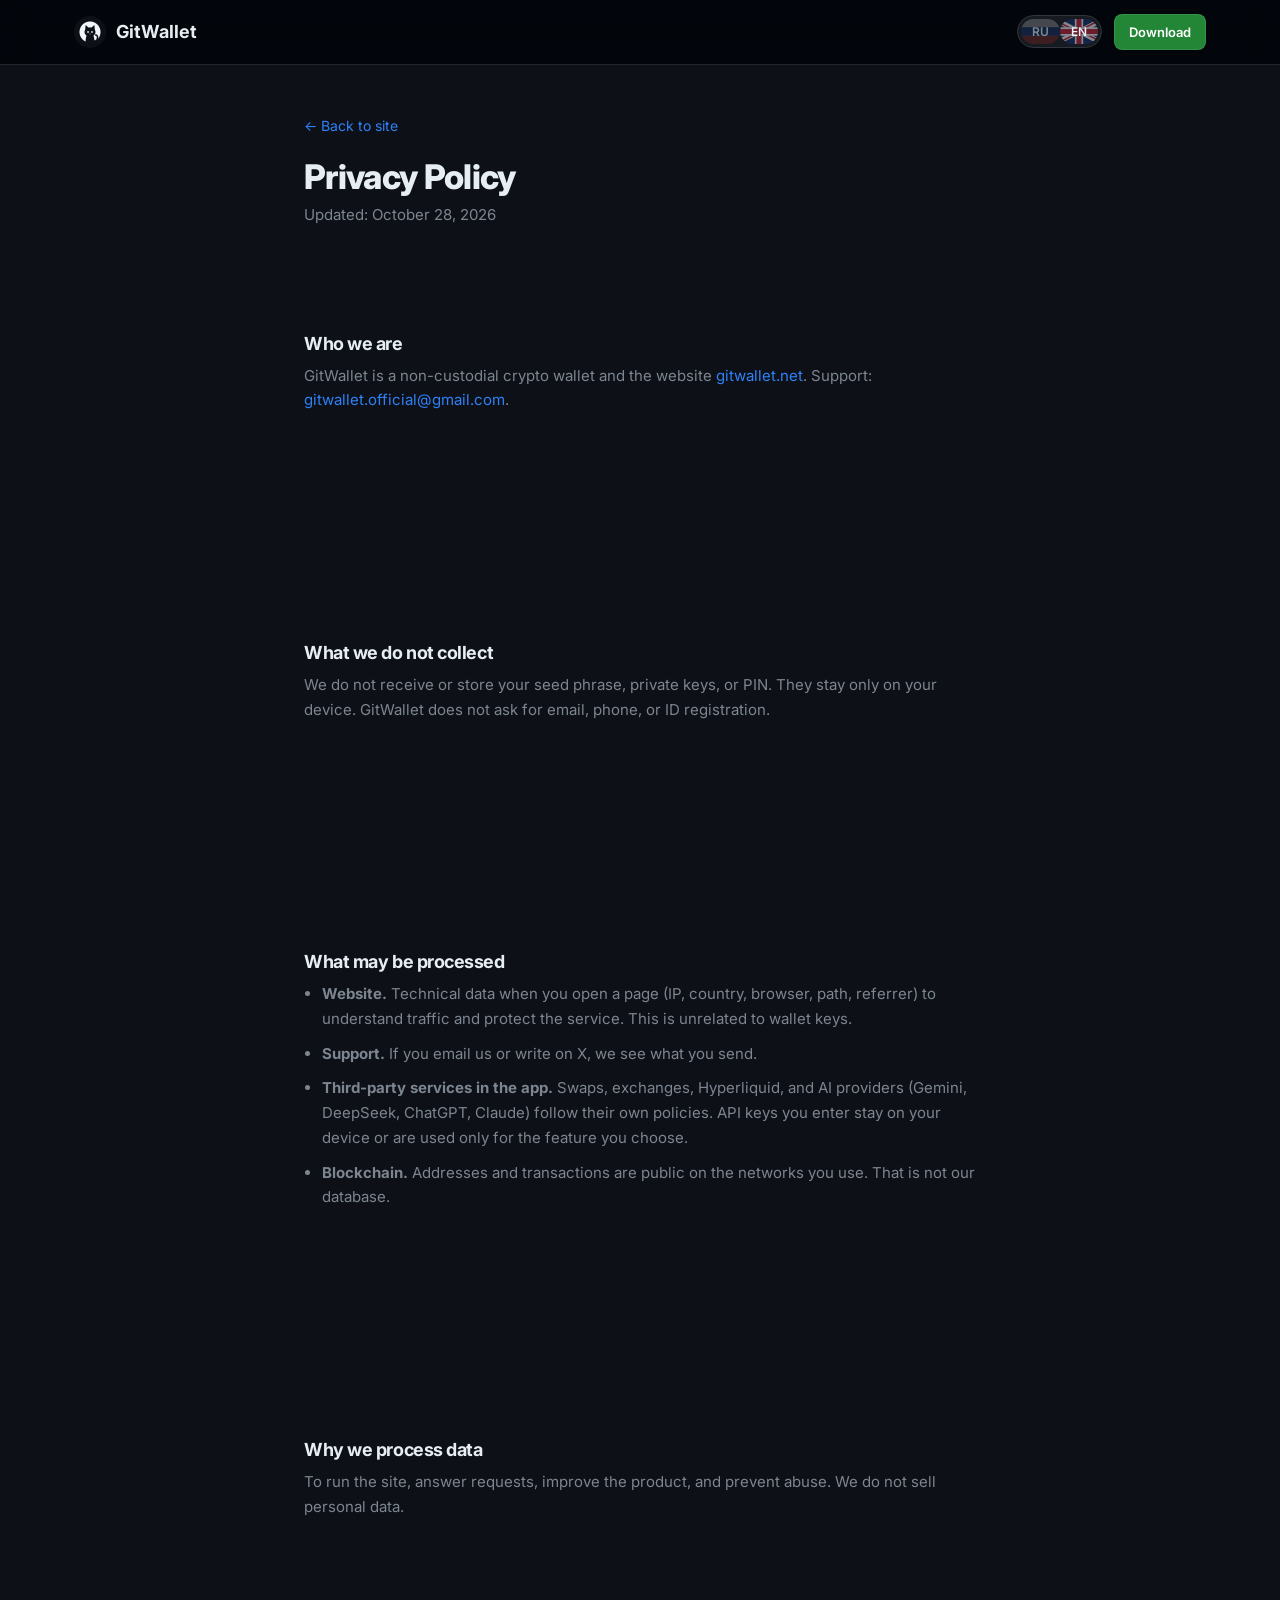
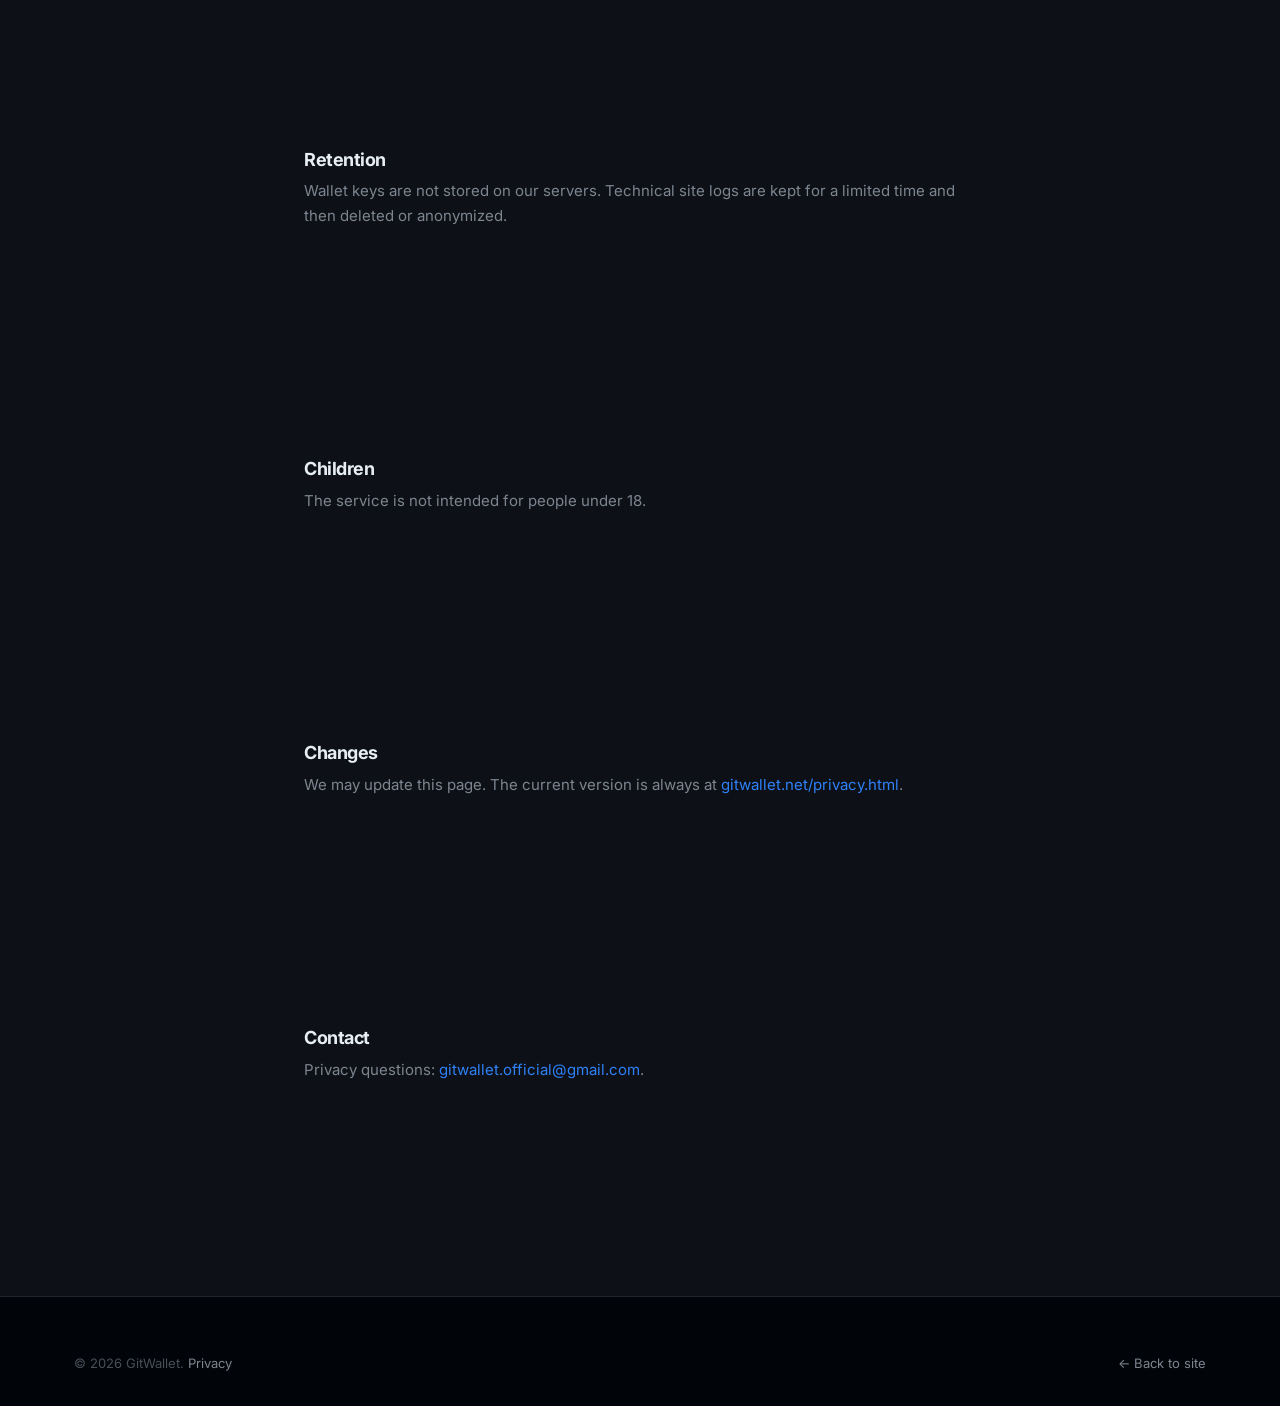
<file: website/privacy.html>
<!doctype html>
<html lang="ru">
<head>
<meta charset="utf-8">
<meta name="viewport" content="width=device-width, initial-scale=1">
<title>Privacy Policy — GitWallet</title>
<meta name="description" content="Privacy Policy for GitWallet website and Android app.">
<meta name="theme-color" content="#0d1117">
<link rel="icon" href="favicon.png">
<link rel="preconnect" href="https://fonts.googleapis.com">
<link rel="preconnect" href="https://fonts.gstatic.com" crossorigin>
<link href="https://fonts.googleapis.com/css2?family=Inter:wght@400;500;600;700;800&display=swap" rel="stylesheet">
<link rel="stylesheet" href="style.css?v=17">
</head>
<body>

<header class="nav">
  <div class="wrap">
    <a class="brand" href="index.html"><img src="icon.png" alt="">GitWallet</a>
    <div class="nav-right">
      <div class="lang" role="group" aria-label="Language">
        <button data-lang="ru" class="on" type="button">RU</button>
        <button data-lang="en" type="button">EN</button>
      </div>
      <a class="btn btn-green btn-sm" href="index.html#get" data-i18n="nav.get">Скачать</a>
    </div>
  </div>
</header>

<main class="legal">
  <div class="wrap narrow">
    <a class="legal-back" href="index.html" data-i18n="priv.back">← На сайт</a>
    <h1 data-i18n="priv.h1">Политика конфиденциальности</h1>
    <p class="legal-updated" data-i18n="priv.updated">Обновлено: 28 октября 2026</p>

    <section>
      <h2 data-i18n="priv.s1h">Кто мы</h2>
      <p data-i18n="priv.s1p">GitWallet — некастодиальный криптокошелёк и сайт <a href="https://gitwallet.net/">gitwallet.net</a>. Контакты поддержки: <a href="mailto:gitwallet.official@gmail.com">gitwallet.official@gmail.com</a>.</p>
    </section>

    <section>
      <h2 data-i18n="priv.s2h">Что мы не собираем</h2>
      <p data-i18n="priv.s2p">Мы не получаем и не храним вашу секретную фразу, приватные ключи и PIN. Они остаются только на вашем устройстве. GitWallet не просит регистрацию по почте, телефону или документам.</p>
    </section>

    <section>
      <h2 data-i18n="priv.s3h">Что может обрабатываться</h2>
      <ul>
        <li data-i18n="priv.s3a"><b>Сайт.</b> Технические данные при открытии страницы (IP, страна, браузер, страница, реферер) — чтобы понимать посещаемость и защищать сервис. Это не связано с ключами кошелька.</li>
        <li data-i18n="priv.s3b"><b>Поддержка.</b> Если вы пишете на почту или в X, мы видим то, что вы сами отправили.</li>
        <li data-i18n="priv.s3c"><b>Сторонние сервисы в приложении.</b> Обмены, биржи, Hyperliquid, ИИ-провайдеры (Gemini, DeepSeek, ChatGPT, Claude) работают по своим правилам. Их ключи API, если вы их вводите, хранятся у вас на устройстве или используются только для выбранной функции.</li>
        <li data-i18n="priv.s3d"><b>Блокчейн.</b> Адреса и транзакции публичны в сетях, которыми вы пользуетесь. Это не наша база данных.</li>
      </ul>
    </section>

    <section>
      <h2 data-i18n="priv.s4h">Зачем это нужно</h2>
      <p data-i18n="priv.s4p">Чтобы показывать сайт, отвечать на обращения, улучшать продукт и предотвращать злоупотребления. Мы не продаём персональные данные.</p>
    </section>

    <section>
      <h2 data-i18n="priv.s5h">Хранение</h2>
      <p data-i18n="priv.s5p">Ключи кошелька на наших серверах не хранятся. Технические логи сайта хранятся ограниченное время и затем удаляются или обезличиваются.</p>
    </section>

    <section>
      <h2 data-i18n="priv.s6h">Дети</h2>
      <p data-i18n="priv.s6p">Сервис не предназначен для лиц младше 18 лет.</p>
    </section>

    <section>
      <h2 data-i18n="priv.s7h">Изменения</h2>
      <p data-i18n="priv.s7p">Мы можем обновлять эту страницу. Актуальная версия всегда здесь: <a href="https://gitwallet.net/privacy.html">gitwallet.net/privacy.html</a>.</p>
    </section>

    <section>
      <h2 data-i18n="priv.s8h">Связь</h2>
      <p data-i18n="priv.s8p">Вопросы по конфиденциальности: <a href="mailto:gitwallet.official@gmail.com">gitwallet.official@gmail.com</a>.</p>
    </section>
  </div>
</main>

<footer>
  <div class="wrap">
    <div class="foot-bottom" style="margin-top:0">
      <span>© <span id="year"></span> GitWallet. <a href="privacy.html" data-i18n="ft.privacy">Конфиденциальность</a></span>
      <a href="index.html" data-i18n="priv.back">← На сайт</a>
    </div>
  </div>
</footer>

<script>
(function () {
  const EN = {
    'nav.get': 'Download',
    'priv.back': '← Back to site',
    'priv.h1': 'Privacy Policy',
    'priv.updated': 'Updated: October 28, 2026',
    'priv.s1h': 'Who we are',
    'priv.s1p': 'GitWallet is a non-custodial crypto wallet and the website <a href="https://gitwallet.net/">gitwallet.net</a>. Support: <a href="mailto:gitwallet.official@gmail.com">gitwallet.official@gmail.com</a>.',
    'priv.s2h': 'What we do not collect',
    'priv.s2p': 'We do not receive or store your seed phrase, private keys, or PIN. They stay only on your device. GitWallet does not ask for email, phone, or ID registration.',
    'priv.s3h': 'What may be processed',
    'priv.s3a': '<b>Website.</b> Technical data when you open a page (IP, country, browser, path, referrer) to understand traffic and protect the service. This is unrelated to wallet keys.',
    'priv.s3b': '<b>Support.</b> If you email us or write on X, we see what you send.',
    'priv.s3c': '<b>Third-party services in the app.</b> Swaps, exchanges, Hyperliquid, and AI providers (Gemini, DeepSeek, ChatGPT, Claude) follow their own policies. API keys you enter stay on your device or are used only for the feature you choose.',
    'priv.s3d': '<b>Blockchain.</b> Addresses and transactions are public on the networks you use. That is not our database.',
    'priv.s4h': 'Why we process data',
    'priv.s4p': 'To run the site, answer requests, improve the product, and prevent abuse. We do not sell personal data.',
    'priv.s5h': 'Retention',
    'priv.s5p': 'Wallet keys are not stored on our servers. Technical site logs are kept for a limited time and then deleted or anonymized.',
    'priv.s6h': 'Children',
    'priv.s6p': 'The service is not intended for people under 18.',
    'priv.s7h': 'Changes',
    'priv.s7p': 'We may update this page. The current version is always at <a href="https://gitwallet.net/privacy.html">gitwallet.net/privacy.html</a>.',
    'priv.s8h': 'Contact',
    'priv.s8p': 'Privacy questions: <a href="mailto:gitwallet.official@gmail.com">gitwallet.official@gmail.com</a>.',
    'ft.privacy': 'Privacy',
  };
  const RU = {};
  document.querySelectorAll('[data-i18n]').forEach((el) => (RU[el.dataset.i18n] = el.innerHTML));
  function render(lang) {
    document.documentElement.lang = lang;
    document.querySelectorAll('[data-i18n]').forEach((el) => {
      const k = el.dataset.i18n;
      el.innerHTML = lang === 'en' ? (EN[k] ?? RU[k]) : RU[k];
    });
    document.querySelectorAll('.lang button').forEach((b) => b.classList.toggle('on', b.dataset.lang === lang));
    try { localStorage.setItem('gw.site.lang', lang); } catch (e) {}
  }
  document.querySelectorAll('.lang button').forEach((b) => b.addEventListener('click', () => render(b.dataset.lang)));
  let start = 'ru';
  try { start = localStorage.getItem('gw.site.lang') || (navigator.language.startsWith('ru') || navigator.language.startsWith('uk') ? 'ru' : 'en'); } catch (e) {}
  render(start === 'en' ? 'en' : 'ru');
  document.getElementById('year').textContent = new Date().getFullYear();
})();
</script>
</body>
</html>
</file>
<file: website/style.css>
/* GitWallet site — same palette as the app (GitHub Primer dark). */
:root {
  --bg: #0d1117;
  --inset: #010409;
  --card: #161b22;
  --card2: #21262d;
  --line: #30363d;
  --line-muted: #21262d;
  --text: #e6edf3;
  --muted: #7d8590;
  --dim: #484f58;
  --accent: #2f81f7;
  --green: #3fb950;
  --green-btn: #238636;
  --red: #f85149;
  --orange: #f78166;
  --yellow: #d29922;
  --purple: #a371f7;
  --radius: 16px;
  --max: 1180px;
}

* { box-sizing: border-box; }
html { scroll-behavior: smooth; }
body {
  margin: 0;
  background: var(--bg);
  color: var(--text);
  font: 400 16px/1.6 Inter, system-ui, -apple-system, "Segoe UI", sans-serif;
  -webkit-font-smoothing: antialiased;
  overflow-x: hidden;
}
a { color: var(--accent); text-decoration: none; }
a:hover { text-decoration: underline; }
img { max-width: 100%; display: block; }
code, .mono { font-family: ui-monospace, SFMono-Regular, Consolas, monospace; }

.wrap { max-width: var(--max); margin: 0 auto; padding: 0 24px; }

/* ---------- nav ---------- */
.nav {
  position: sticky; top: 0; z-index: 50;
  background: rgba(1, 4, 9, 0.82);
  backdrop-filter: blur(12px);
  -webkit-backdrop-filter: blur(12px);
  border-bottom: 1px solid var(--line-muted);
}
.nav .wrap { display: flex; align-items: center; gap: 24px; height: 64px; }
.brand { display: flex; align-items: center; gap: 10px; color: var(--text); font-weight: 700; font-size: 18px; }
.brand:hover { text-decoration: none; }
.brand img { width: 32px; height: 32px; border-radius: 50%; }
.nav-links { display: flex; gap: 20px; margin-left: 12px; }
.nav-links a { color: var(--muted); font-size: 14px; font-weight: 500; }
.nav-links a:hover { color: var(--text); text-decoration: none; }
.nav-right { margin-left: auto; display: flex; align-items: center; gap: 12px; }
.lang { display: flex; background: var(--card); border: 1px solid var(--line); border-radius: 999px; padding: 3px; }
.lang button {
  border: 0; color: var(--muted); font: 600 12px Inter, sans-serif; padding: 5px 11px; border-radius: 999px; cursor: pointer;
  background-size: cover; background-position: center; transition: color .2s;
}
.lang button[data-lang="ru"] { background-image: linear-gradient(rgba(22, 27, 34, .8), rgba(22, 27, 34, .8)), url('flags/ru.svg'); }
.lang button[data-lang="en"] { background-image: linear-gradient(rgba(22, 27, 34, .8), rgba(22, 27, 34, .8)), url('flags/gb.svg'); }
.lang button.on { color: var(--text); }
.lang button.on[data-lang="ru"] { background-image: linear-gradient(rgba(33, 38, 45, .55), rgba(33, 38, 45, .55)), url('flags/ru.svg'); }
.lang button.on[data-lang="en"] { background-image: linear-gradient(rgba(33, 38, 45, .55), rgba(33, 38, 45, .55)), url('flags/gb.svg'); }

/* X (Twitter) icon in the header */
.x-ico { display: inline-flex; align-items: center; justify-content: center; width: 34px; height: 34px; border-radius: 8px; color: var(--muted); border: 0; background: transparent; transition: color .2s; }
.x-ico:hover { color: var(--text); text-decoration: none; }
.x-ico .i { width: 16px; height: 16px; }

.nav-burger {
  display: none; align-items: center; justify-content: center; flex-direction: column; gap: 4px;
  width: 34px; height: 34px; padding: 0; border: 0; border-radius: 8px; background: transparent; cursor: pointer;
}
.nav-burger span { display: block; width: 16px; height: 1.5px; border-radius: 2px; background: var(--text); transition: transform .2s, opacity .2s; }
.nav.open .nav-burger span:nth-child(1) { transform: translateY(5.5px) rotate(45deg); }
.nav.open .nav-burger span:nth-child(2) { opacity: 0; }
.nav.open .nav-burger span:nth-child(3) { transform: translateY(-5.5px) rotate(-45deg); }
.nav-menu { display: none; }

.btn {
  display: inline-flex; align-items: center; gap: 8px;
  padding: 11px 20px; border-radius: 10px; font-weight: 600; font-size: 15px;
  border: 1px solid rgba(240, 246, 252, 0.1); cursor: pointer; transition: transform .15s, background .15s;
}
.btn:hover { text-decoration: none; transform: translateY(-1px); }
.btn-green { background: var(--green-btn); color: #fff; }
.btn-green:hover { background: #2ea043; }
.btn-ghost { background: var(--card2); color: var(--text); }
.btn-ghost:hover { background: #30363d; }
.btn-sm { padding: 7px 14px; font-size: 13px; border-radius: 8px; }

/* ---------- hero ---------- */
.hero { position: relative; padding: 72px 0 40px; overflow: hidden; }
.hero::before {
  content: ""; position: absolute; inset: -20% -10% auto; height: 640px; pointer-events: none;
  background:
    radial-gradient(600px 300px at 20% 30%, rgba(47, 129, 247, .16), transparent 70%),
    radial-gradient(500px 280px at 80% 20%, rgba(63, 185, 80, .14), transparent 70%),
    radial-gradient(400px 260px at 60% 70%, rgba(163, 113, 247, .12), transparent 70%);
}
.hero-bg {
  position: absolute; inset: 0; width: 100%; height: 100%; object-fit: cover;
  z-index: 0; opacity: .48; pointer-events: none;
}
.hero-veil {
  position: absolute; inset: 0; z-index: 1; pointer-events: none;
  background:
    linear-gradient(90deg, rgba(13, 17, 23, .86) 0%, rgba(13, 17, 23, .45) 45%, rgba(13, 17, 23, .10) 100%),
    linear-gradient(180deg, rgba(13, 17, 23, .22) 0%, rgba(13, 17, 23, .45) 62%, #0d1117 100%);
}
.hero .wrap { position: relative; z-index: 2; display: grid; grid-template-columns: 1.05fr .95fr; gap: 48px; align-items: center; }
.pill {
  display: inline-flex; align-items: center; gap: 8px; padding: 5px 12px 5px 6px;
  background: var(--card); border: 1px solid var(--line); border-radius: 999px; font-size: 13px; color: var(--muted);
}
.pill b { background: rgba(63, 185, 80, .15); color: var(--green); padding: 2px 8px; border-radius: 999px; font-weight: 600; font-size: 12px; }
h1 { font-size: clamp(38px, 5.2vw, 64px); line-height: 1.05; letter-spacing: -0.03em; margin: 20px 0 18px; font-weight: 800; }
.grad { background: linear-gradient(90deg, var(--green) 0%, #56d364 30%, var(--accent) 70%, var(--purple) 100%); -webkit-background-clip: text; background-clip: text; color: transparent; }
.lead { font-size: 19px; color: var(--muted); max-width: 560px; margin: 0 0 28px; }
.cta { display: flex; gap: 12px; flex-wrap: wrap; }
.stats { display: grid; grid-template-columns: repeat(4, 1fr); gap: 12px; margin-top: 40px; max-width: 560px; }
.stat { background: var(--card); border-radius: 12px; padding: 14px; }
.stat b { display: block; font-size: 26px; font-weight: 800; letter-spacing: -0.02em; }
.stat span { color: var(--muted); font-size: 12px; line-height: 1.3; display: block; }

/* ---------- phone ---------- */
.phone {
  position: relative; width: 300px; margin: 0 auto;
  border-radius: 44px; padding: 10px; background: #0b0f14;
  box-shadow: 0 0 0 1px #2a3038, 0 30px 80px rgba(0, 0, 0, .6), 0 0 120px rgba(47, 129, 247, .08);
}
/* the screen keeps the screenshots' exact proportions, so nothing is cropped */
.phone .screen { width: 100%; aspect-ratio: 390 / 844; border-radius: 34px; overflow: hidden; background: var(--bg); position: relative; }
.phone .screen iframe.appscreen { position: absolute; top: 0; left: 0; width: 390px; height: 844px; border: 0; transform-origin: 0 0; pointer-events: none; }
.phone .notch { position: absolute; top: 18px; left: 50%; width: 12px; height: 12px; margin-left: -6px; border-radius: 50%; background: #000; z-index: 2; }
.phone.sm { width: 240px; border-radius: 36px; padding: 8px; }
.phone.sm .screen { border-radius: 28px; }
.phone.sm .notch { top: 14px; width: 10px; height: 10px; margin-left: -5px; }

.hero-visual { position: relative; min-height: 640px; display: flex; align-items: center; justify-content: center; }
.hero-visual .phone.back { position: absolute; transform: translate(-150px, 40px) rotate(-8deg) scale(.82); opacity: .55; filter: saturate(.8); }
.hero-visual .phone.back2 { position: absolute; transform: translate(150px, 40px) rotate(8deg) scale(.82); opacity: .55; filter: saturate(.8); }
.hero-visual .phone.front { position: relative; z-index: 2; }
.float {
  position: absolute; z-index: 3; background: rgba(22, 27, 34, .92); border: 1px solid var(--line);
  border-radius: 14px; padding: 12px 14px; font-size: 13px; box-shadow: 0 10px 30px rgba(0, 0, 0, .45);
  backdrop-filter: blur(8px); -webkit-backdrop-filter: blur(8px); max-width: 230px;
  animation: bob 6s ease-in-out infinite;
}
.float .t { font-weight: 600; display: flex; align-items: center; gap: 8px; }
.float .s { color: var(--muted); font-size: 12px; margin-top: 2px; }
.float.f1 { left: 0; top: 90px; }
.float.f2 { right: -10px; top: 260px; animation-delay: -2s; }
.float.f3 { left: 20px; bottom: 70px; animation-delay: -4s; }
@keyframes bob { 0%, 100% { transform: translateY(0); } 50% { transform: translateY(-10px); } }
.dot { width: 8px; height: 8px; border-radius: 50%; display: inline-block; }

/* ---------- networks marquee ---------- */
.nets { padding: 28px 0 8px; border-top: 1px solid var(--line-muted); border-bottom: 1px solid var(--line-muted); background: var(--inset); }
.nets p { text-align: center; color: var(--muted); font-size: 13px; margin: 0 0 16px; text-transform: uppercase; letter-spacing: .12em; }
.marquee { overflow: hidden; mask-image: linear-gradient(90deg, transparent, #000 10%, #000 90%, transparent); -webkit-mask-image: linear-gradient(90deg, transparent, #000 10%, #000 90%, transparent); }
.track { display: flex; gap: 14px; width: max-content; animation: scroll 40s linear infinite; padding-bottom: 20px; }
.chip { display: flex; align-items: center; gap: 8px; padding: 8px 14px; background: var(--card); border-radius: 999px; font-size: 14px; font-weight: 500; white-space: nowrap; }
.chip img { width: 22px; height: 22px; border-radius: 50%; }
@keyframes scroll { to { transform: translateX(-50%); } }

/* ---------- sections ---------- */
section { padding: 96px 0; }
.eyebrow { color: var(--green); font-weight: 600; font-size: 13px; text-transform: uppercase; letter-spacing: .12em; }
h2 { font-size: clamp(30px, 3.6vw, 46px); line-height: 1.1; letter-spacing: -0.025em; margin: 10px 0 16px; font-weight: 800; }
.sub { color: var(--muted); font-size: 18px; max-width: 720px; margin: 0; }
.center { text-align: center; }
.center .sub { margin: 0 auto; }

/* bento grid */
.bento { display: grid; grid-template-columns: repeat(6, 1fr); gap: 16px; margin-top: 48px; }
.tile { background: var(--card); border-radius: var(--radius); padding: 24px; position: relative; overflow: hidden; transition: transform .2s, background .2s; }
.tile:hover { transform: translateY(-3px); background: #1a2029; }
.tile .ic { width: 40px; height: 40px; border-radius: 10px; display: grid; place-items: center; margin-bottom: 16px; color: var(--text); background: var(--card2); border: 1px solid var(--line); }
.tile .ic .i { width: 20px; height: 20px; }
.tile h3 { margin: 0 0 8px; font-size: 18px; font-weight: 700; letter-spacing: -0.01em; }
.tile p { margin: 0; color: var(--muted); font-size: 14.5px; }
.span2 { grid-column: span 2; } .span3 { grid-column: span 3; } .span4 { grid-column: span 4; }

/* feature rows */
.feature { display: grid; grid-template-columns: 1fr 1fr; gap: 64px; align-items: center; }
.feature.rev .text { order: 2; }
.feature .shots { display: flex; justify-content: center; align-items: flex-start; gap: 20px; position: relative; }
.feature .shots .phone:nth-child(2) { margin-top: 60px; }
.points { list-style: none; padding: 0; margin: 28px 0 0; display: grid; gap: 14px; }
.points li { display: grid; grid-template-columns: 28px 1fr; gap: 12px; align-items: start; }
.points li i { width: 28px; height: 28px; border-radius: 8px; display: grid; place-items: center; font-style: normal; color: var(--text); background: var(--card2); border: 1px solid var(--line); }
.points li i .i { width: 15px; height: 15px; }
.points li b { display: block; font-weight: 600; }
.points li span { color: var(--muted); font-size: 14.5px; }
/* monochrome line icons */
.i { display: block; flex: none; }
.tag .i, .float .t .i { display: inline-block; width: 13px; height: 13px; vertical-align: -2px; margin-right: 5px; }
.float .t .i { width: 15px; height: 15px; margin-right: 0; }
.tags { display: flex; flex-wrap: wrap; gap: 8px; margin-top: 24px; }
.tag { font-size: 12.5px; padding: 4px 10px; border-radius: 999px; background: var(--card2); color: var(--muted); border: 1px solid var(--line); }
.tag.g { color: var(--green); border-color: rgba(63, 185, 80, .35); background: rgba(63, 185, 80, .08); }
.tag.b { color: var(--accent); border-color: rgba(47, 129, 247, .35); background: rgba(47, 129, 247, .08); }
.tag.p { color: var(--purple); border-color: rgba(163, 113, 247, .35); background: rgba(163, 113, 247, .08); }

.band { background: var(--inset); border-top: 1px solid var(--line-muted); border-bottom: 1px solid var(--line-muted); }

/* chat demo */
.chat { background: var(--card); border-radius: var(--radius); padding: 18px; display: grid; gap: 10px; max-width: 460px; }
.msg { padding: 10px 14px; border-radius: 14px; font-size: 14.5px; max-width: 85%; }
.msg.me { justify-self: end; background: var(--accent); color: #fff; border-bottom-right-radius: 4px; }
.msg.ai { background: var(--card2); border-bottom-left-radius: 4px; }
.msg .act { display: inline-flex; margin-top: 8px; gap: 6px; flex-wrap: wrap; }
.msg .act span { background: rgba(63, 185, 80, .14); color: var(--green); font-weight: 600; font-size: 12.5px; padding: 4px 10px; border-radius: 8px; }

/* compare */
.table { margin-top: 48px; background: var(--card); border-radius: var(--radius); overflow: hidden; }
.row { display: grid; grid-template-columns: 1.6fr 1fr 1fr; align-items: center; border-top: 1px solid var(--line-muted); }
.row:first-child { border-top: 0; background: var(--card2); font-weight: 700; }
.row > div { padding: 14px 20px; font-size: 15px; }
.row > div:not(:first-child) { text-align: center; }
.yes { color: var(--green); font-weight: 700; }
.no { color: var(--dim); }
.part { color: var(--yellow); }

/* security */
.sec-grid { display: grid; grid-template-columns: repeat(3, 1fr); gap: 16px; margin-top: 48px; }

/* faq */
.faq { max-width: 820px; margin: 48px auto 0; display: grid; gap: 10px; }
details { background: var(--card); border-radius: 12px; padding: 0 20px; }
summary { cursor: pointer; padding: 18px 0; font-weight: 600; list-style: none; display: flex; justify-content: space-between; gap: 16px; }
summary::-webkit-details-marker { display: none; }
summary::after { content: "+"; color: var(--muted); font-size: 20px; line-height: 1; }
details[open] summary::after { content: "–"; }
details p { margin: 0 0 18px; color: var(--muted); }

/* final cta */
.final { text-align: center; padding: 110px 0; position: relative; overflow: hidden; }
.final::before { content: ""; position: absolute; inset: 0; background: radial-gradient(600px 300px at 50% 60%, rgba(63, 185, 80, .14), transparent 70%); pointer-events: none; }
.final .cat { width: 96px; height: 96px; border-radius: 50%; margin: 0 auto 24px; box-shadow: 0 0 0 6px var(--card), 0 0 60px rgba(63, 185, 80, .25); }

/* install guide */
#install { padding: 72px 0 0; }
.steps { display: grid; grid-template-columns: repeat(2, minmax(0, 300px)); gap: 44px; margin-top: 44px; justify-content: center; }
.step { text-align: center; }
.step .num { display: inline-flex; align-items: center; justify-content: center; width: 32px; height: 32px; border-radius: 50%; background: var(--card2); border: 1px solid var(--line); font-weight: 700; font-size: 15px; margin-bottom: 14px; }
.step .shot { width: 100%; max-width: 270px; margin: 0 auto 18px; border-radius: 22px; border: 1px solid var(--line); box-shadow: 0 24px 60px rgba(0, 0, 0, .45); display: block; }
.step h3 { font-size: 18px; font-weight: 700; margin-bottom: 8px; }
.step p { color: var(--muted); font-size: 14.5px; line-height: 1.5; max-width: 300px; margin: 0 auto; }
/* QR for desktop → scan to download on phone */
.qr-dl { display: flex; flex-direction: column; align-items: center; gap: 12px; margin: 32px auto 0; }
.qr-dl img { width: 150px; height: 150px; border-radius: 16px; background: #fff; padding: 12px; box-shadow: 0 12px 34px rgba(0, 0, 0, .4); }
.qr-dl span { color: var(--muted); font-size: 14px; }
@media (max-width: 640px) { .qr-dl { display: none; } }

.stores { display: flex; flex-wrap: wrap; align-items: center; justify-content: center; gap: 12px; margin: 26px auto 0; }
.stores-label { width: 100%; text-align: center; color: var(--muted); font-size: 13px; margin-bottom: 2px; }
.store { display: inline-flex; flex-direction: column; align-items: center; gap: 6px; padding: 12px 22px; background: var(--card); border: 1px solid var(--line); border-radius: 14px; text-decoration: none; transition: border-color .15s, transform .15s; }
.store:hover { border-color: var(--accent); transform: translateY(-1px); }
.store-logo { height: 24px; width: auto; display: block; }
.store-open { color: var(--muted); font-size: 11px; font-style: normal; }

@media (max-width: 900px) { .steps { grid-template-columns: repeat(2, 1fr); gap: 36px; } }
@media (max-width: 520px) { .steps { grid-template-columns: 1fr; gap: 40px; } }

footer { border-top: 1px solid var(--line-muted); padding: 56px 0 32px; color: var(--muted); font-size: 14px; background: var(--inset); }
footer a { color: inherit; text-decoration: none; }
.foot-trust { display: grid; grid-template-columns: repeat(4, 1fr); gap: 16px; padding-bottom: 40px; margin-bottom: 40px; border-bottom: 1px solid var(--line-muted); }
.foot-trust > div { display: flex; gap: 12px; align-items: flex-start; }
.foot-trust .ti { width: 36px; height: 36px; border-radius: 10px; display: grid; place-items: center; flex: none; color: var(--text); background: var(--card); border: 1px solid var(--line); }
.foot-trust .ti .i { width: 17px; height: 17px; }
.foot-trust b { display: block; color: var(--text); font-size: 14px; font-weight: 600; margin-bottom: 2px; }
.foot-trust span:not(.ti) { font-size: 13px; line-height: 1.4; }
.foot-grid { display: grid; grid-template-columns: 1.6fr 1fr 1fr 1.1fr 1.1fr; gap: 32px; }
.foot-brand .logo { display: inline-flex; align-items: center; gap: 10px; color: var(--text); font-weight: 700; font-size: 18px; }
.foot-brand .logo img { width: 32px; height: 32px; border-radius: 50%; }
.foot-brand p { margin: 14px 0 20px; line-height: 1.6; max-width: 340px; }
.x-btn, .mail-btn { display: inline-flex; align-items: center; gap: 10px; padding: 9px 14px; border-radius: 10px; border: 1px solid var(--line); background: var(--card); color: var(--text) !important; font-weight: 600; font-size: 13.5px; transition: border-color .2s, background .2s; text-decoration: none; }
.x-btn .i, .mail-btn .i { width: 15px; height: 15px; flex: none; }
.x-btn:hover, .mail-btn:hover { border-color: var(--muted); background: var(--card2); text-decoration: none; }
.x-btn[aria-disabled="true"] { cursor: default; }
.foot-brand .mail-btn { display: flex; width: fit-content; max-width: 100%; margin-top: 10px; }
.mail-btn span { overflow-wrap: anywhere; }
.foot-col { display: flex; flex-direction: column; gap: 10px; }
.foot-col h4 { margin: 0 0 4px; color: var(--text); font-size: 13px; font-weight: 600; text-transform: uppercase; letter-spacing: .08em; }
.foot-col a { transition: color .2s; width: fit-content; }
.foot-col a:hover { color: var(--text); }
.foot-nets { display: flex; flex-wrap: wrap; gap: 6px; }
.foot-nets span { font-size: 12px; padding: 3px 8px; border-radius: 6px; background: var(--card); border: 1px solid var(--line-muted); }
.foot-plat { display: flex; flex-direction: column; }
.foot-plat b { color: var(--text); font-weight: 600; }
.foot-plat em { font-style: normal; font-size: 12.5px; }
.foot-plain { font-size: 13px; line-height: 1.6; }
.foot-risk { margin: 40px 0 0; padding: 16px 18px; border-radius: 12px; background: var(--bg); border: 1px solid var(--line-muted); color: var(--dim); font-size: 12.5px; line-height: 1.6; }
.foot-bottom { display: flex; justify-content: space-between; align-items: center; gap: 16px; margin-top: 24px; font-size: 13px; color: var(--dim); }
.foot-bottom a { color: var(--muted); transition: color .2s; }
.foot-bottom a:hover { color: var(--text); text-decoration: none; }

/* privacy / legal page */
.legal { padding: 48px 0 80px; min-height: 70vh; }
.legal .narrow { max-width: 720px; }
.legal-back { display: inline-block; color: var(--muted); font-size: 14px; margin-bottom: 22px; }
.legal-back:hover { color: var(--text); text-decoration: none; }
.legal h1 { margin: 0 0 8px; font-size: 34px; letter-spacing: -.02em; }
.legal-updated { margin: 0 0 36px; color: var(--muted); font-size: 14px; }
.legal section { margin-bottom: 28px; }
.legal h2 { margin: 0 0 10px; font-size: 18px; font-weight: 700; }
.legal p, .legal li { color: var(--muted); line-height: 1.65; margin: 0 0 10px; font-size: 15px; }
.legal ul { margin: 0; padding-left: 18px; }
.legal li { margin-bottom: 10px; }
.legal a { color: var(--accent); }
.to-top { display: inline-flex; align-items: center; gap: 6px; }
.to-top .i { width: 14px; height: 14px; }
.to-top:hover { color: var(--text); }

.back-top {
  position: fixed; right: 20px; bottom: 20px; z-index: 40;
  display: grid; place-items: center; width: 40px; height: 40px;
  border-radius: 12px; color: var(--text); text-decoration: none;
  background: rgba(22, 27, 34, .92); border: 1px solid var(--line);
  box-shadow: 0 8px 24px rgba(0, 0, 0, .35);
  backdrop-filter: blur(10px); -webkit-backdrop-filter: blur(10px);
  opacity: 0; visibility: hidden; pointer-events: none;
  transform: translateY(8px); transition: opacity .2s, transform .2s, visibility .2s, background .15s, border-color .15s;
}
.back-top svg { width: 18px; height: 18px; }
.back-top.show { opacity: 1; visibility: visible; pointer-events: auto; transform: none; }
.back-top:hover { background: var(--card2); border-color: var(--muted); text-decoration: none; color: var(--text); }
@media (max-width: 640px) { .back-top { right: 14px; bottom: 14px; width: 36px; height: 36px; border-radius: 10px; } }
@media (max-width: 1000px) {
  .foot-trust { grid-template-columns: repeat(2, 1fr); }
  .foot-grid { grid-template-columns: repeat(2, 1fr); }
  .foot-brand { grid-column: 1 / -1; }
}
@media (max-width: 640px) {
  .foot-trust { grid-template-columns: 1fr; }
  .foot-grid { grid-template-columns: 1fr 1fr; gap: 28px 20px; }
}

/* reveal on scroll */
.rv { opacity: 0; transform: translateY(24px); transition: opacity .7s ease, transform .7s ease; }
.rv.in { opacity: 1; transform: none; }

/* ---------- responsive ---------- */
@media (max-width: 1000px) {
  .hero .wrap, .feature { grid-template-columns: minmax(0, 1fr); gap: 40px; }
  .feature.rev .text { order: 0; }
  .hero-visual { min-height: 560px; }
  .bento { grid-template-columns: repeat(2, 1fr); }
  .span2, .span3, .span4 { grid-column: span 2; }
  .sec-grid { grid-template-columns: 1fr; }
  .nav-links { display: none; }
  .nav .wrap { position: relative; gap: 12px; }
  .nav-burger { display: inline-flex; }
  .nav .btn { display: none; }
  .nav-menu {
    display: none; position: absolute; right: 16px; top: calc(100% + 6px); z-index: 60;
    width: 196px; flex-direction: column; gap: 0; margin: 0; padding: 6px;
    background: rgba(22, 27, 34, .96); border: 1px solid var(--line); border-radius: 12px;
    box-shadow: 0 12px 28px rgba(0, 0, 0, .4); backdrop-filter: blur(10px); -webkit-backdrop-filter: blur(10px);
  }
  .nav.open .nav-menu { display: flex; }
  .nav-menu[hidden] { display: none !important; }
  .nav.open .nav-menu[hidden] { display: flex !important; }
  .nav-menu a {
    padding: 8px 12px; border-radius: 8px; font-size: 13.5px; font-weight: 500; color: var(--muted); line-height: 1.3;
  }
  .nav-menu a:hover { background: var(--card2); color: var(--text); text-decoration: none; }
  .nav-menu-get {
    margin-top: 4px; padding-top: 9px !important;
    border-top: 1px solid var(--line-muted); color: var(--green) !important; font-weight: 600;
  }
}
@media (max-width: 640px) {
  .wrap { padding: 0 16px; }
  section { padding: 64px 0; }
  .stats { grid-template-columns: repeat(2, 1fr); }
  .bento { grid-template-columns: 1fr; }
  .span2, .span3, .span4 { grid-column: span 1; }
  .phone { width: 250px; }
  .phone.sm { width: min(180px, calc(50vw - 22px)); }
  .hero-visual .phone.back, .hero-visual .phone.back2 { display: none; }
  .float { display: none; }
  .hero-visual { min-height: 0; }
  .feature .shots { gap: 12px; }
  .feature .shots .phone:nth-child(2) { margin-top: 36px; }
  .row { grid-template-columns: 1.4fr .8fr .8fr; }
  .row > div { padding: 12px 10px; font-size: 13.5px; }
}
@media (prefers-reduced-motion: reduce) {
  .track, .float { animation: none !important; }
  .rv { opacity: 1; transform: none; transition: none; }
}
</file>
